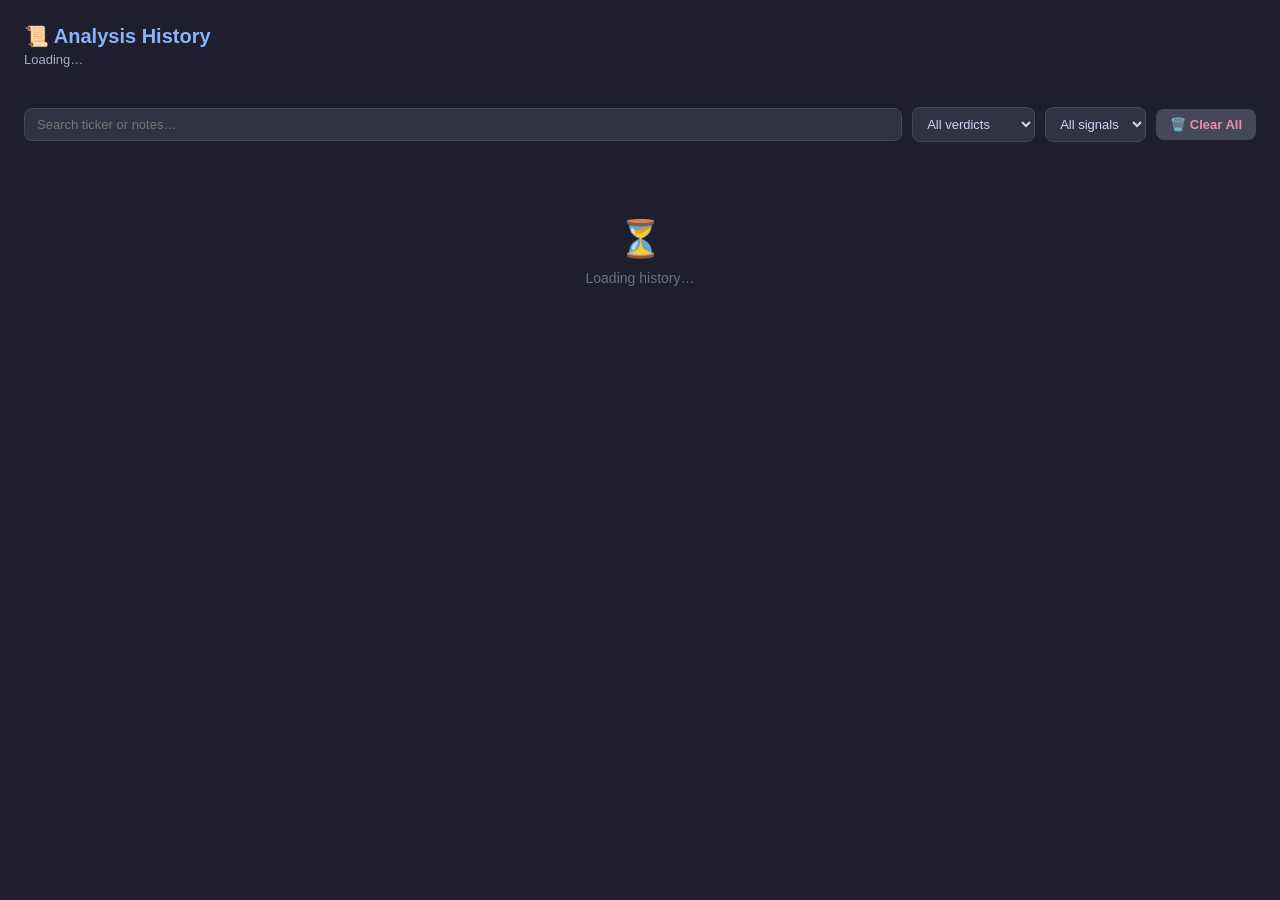
<file: extension/history.html>
<!DOCTYPE html>
<html lang="en">
<head>
  <meta charset="UTF-8">
  <title>Analysis History — AI Trade Validator</title>
  <style>
    * { box-sizing: border-box; margin: 0; padding: 0; }
    body {
      font-family: -apple-system, BlinkMacSystemFont, 'Segoe UI', Roboto, sans-serif;
      background: #1e1e2e; color: #cdd6f4;
      min-height: 100vh; padding: 24px;
    }
    h1 { font-size: 20px; color: #89b4fa; margin-bottom: 4px; }
    .sub { font-size: 13px; color: #a6adc8; margin-bottom: 20px; }
    .toolbar {
      display: flex; gap: 10px; margin-bottom: 16px;
      align-items: center; flex-wrap: wrap;
    }
    input[type="text"] {
      flex: 1; min-width: 180px;
      padding: 8px 12px; background: #313244;
      border: 1px solid #45475a; border-radius: 8px;
      color: #cdd6f4; font-size: 13px;
    }
    input[type="text"]:focus { outline: none; border-color: #89b4fa; }
    select {
      padding: 8px 10px; background: #313244;
      border: 1px solid #45475a; border-radius: 8px;
      color: #cdd6f4; font-size: 13px;
    }
    .btn {
      padding: 8px 14px; border: none; border-radius: 8px;
      font-size: 13px; font-weight: 600; cursor: pointer;
      transition: background 0.15s;
    }
    .btn-primary { background: #89b4fa; color: #1e1e2e; }
    .btn-primary:hover { background: #b4befe; }
    .btn-danger  { background: #45475a; color: #f38ba8; }
    .btn-danger:hover  { background: #f38ba8; color: #1e1e2e; }
    .empty {
      text-align: center; padding: 60px 20px;
      color: #6c7086; font-size: 14px;
    }
    .empty span { font-size: 36px; display: block; margin-bottom: 10px; }
    .grid { display: flex; flex-direction: column; gap: 10px; }
    .card {
      background: #313244; border-radius: 10px;
      padding: 14px 16px; border: 1px solid #45475a;
      display: grid;
      grid-template-columns: auto 1fr auto;
      gap: 12px; align-items: center;
      cursor: pointer; transition: border-color 0.15s;
    }
    .card:hover { border-color: #89b4fa; }
    .verdict-dot {
      width: 36px; height: 36px; border-radius: 50%;
      display: flex; align-items: center; justify-content: center;
      font-size: 18px; flex-shrink: 0;
    }
    .confirm { background: #1e3a2e; }
    .caution { background: #3a2e1e; }
    .reject  { background: #3a1e1e; }
    .card-main strong { font-size: 15px; color: #cdd6f4; }
    .card-meta {
      font-size: 11px; color: #a6adc8; margin-top: 2px;
      display: flex; gap: 8px; flex-wrap: wrap;
    }
    .signal-tag {
      background: #45475a; border-radius: 4px;
      padding: 1px 6px; font-size: 10px; font-weight: 600;
    }
    .confidence-tag { color: #89b4fa; font-weight: 600; }
    .notes-preview {
      font-size: 11px; color: #6c7086;
      white-space: nowrap; overflow: hidden;
      text-overflow: ellipsis; max-width: 340px;
      margin-top: 3px;
    }
    .card-time { font-size: 11px; color: #6c7086; text-align: right; white-space: nowrap; }
    .stats-row {
      display: flex; gap: 12px; margin-bottom: 20px; flex-wrap: wrap;
    }
    .stat {
      background: #313244; border-radius: 8px;
      padding: 10px 16px; flex: 1; min-width: 80px;
      text-align: center; border: 1px solid #45475a;
    }
    .stat-val { font-size: 22px; font-weight: 700; color: #89b4fa; }
    .stat-lbl { font-size: 10px; color: #a6adc8; text-transform: uppercase;
                letter-spacing: 0.05em; margin-top: 2px; }
    .pagination { display: flex; gap: 8px; justify-content: center;
                  margin-top: 16px; align-items: center; }
    .page-btn {
      padding: 6px 12px; background: #313244; border: 1px solid #45475a;
      border-radius: 6px; color: #cdd6f4; cursor: pointer; font-size: 12px;
    }
    .page-btn:disabled { opacity: 0.4; cursor: not-allowed; }
    .page-info { font-size: 12px; color: #a6adc8; }
  </style>
</head>
<body>
  <h1>📜 Analysis History</h1>
  <p class="sub" id="subtitle">Loading…</p>

  <div class="stats-row" id="statsRow"></div>

  <div class="toolbar">
    <input type="text" id="searchInput" placeholder="Search ticker or notes…">
    <select id="filterVerdict">
      <option value="">All verdicts</option>
      <option value="CONFIRM">✅ CONFIRM</option>
      <option value="CAUTION">⚠️ CAUTION</option>
      <option value="REJECT">❌ REJECT</option>
    </select>
    <select id="filterSignal">
      <option value="">All signals</option>
      <option value="BUY">📈 BUY</option>
      <option value="SELL">📉 SELL</option>
      <option value="HOLD">⏸️ HOLD</option>
    </select>
    <button class="btn btn-danger" onclick="clearHistory()">🗑️ Clear All</button>
  </div>

  <div id="listContainer">
    <div class="empty"><span>⏳</span>Loading history…</div>
  </div>

  <div class="pagination" id="pagination"></div>

  <script>
    const PER_PAGE = 15;
    let allHistory  = [];
    let filtered    = [];
    let currentPage = 1;

    const VERDICT_EMOJI = { CONFIRM: '✅', CAUTION: '⚠️', REJECT: '❌' };
    const SIGNAL_EMOJI  = { BUY: '📈', SELL: '📉', HOLD: '⏸️' };

    async function load() {
      const data = await chrome.storage.local.get(['analysisHistory']);
      allHistory = (data.analysisHistory || []).sort((a, b) => b.timestamp - a.timestamp);
      renderStats();
      applyFilters();
    }

    function renderStats() {
      const total    = allHistory.length;
      const confirms = allHistory.filter(h => h.verdict === 'CONFIRM').length;
      const cautions = allHistory.filter(h => h.verdict === 'CAUTION').length;
      const rejects  = allHistory.filter(h => h.verdict === 'REJECT').length;

      document.getElementById('subtitle').textContent =
        `${total} analysis${total !== 1 ? 'es' : ''} stored locally`;

      document.getElementById('statsRow').innerHTML = [
        [total,    'Total'],
        [confirms, '✅ Confirm'],
        [cautions, '⚠️ Caution'],
        [rejects,  '❌ Reject'],
      ].map(([v, l]) => `
        <div class="stat">
          <div class="stat-val">${v}</div>
          <div class="stat-lbl">${l}</div>
        </div>`).join('');
    }

    function applyFilters() {
      const search  = document.getElementById('searchInput').value.toLowerCase();
      const verdict = document.getElementById('filterVerdict').value;
      const signal  = document.getElementById('filterSignal').value;

      filtered = allHistory.filter(h => {
        if (verdict && h.verdict !== verdict) return false;
        if (signal  && h.signal  !== signal)  return false;
        if (search) {
          const haystack = `${h.ticker} ${h.description || ''}`.toLowerCase();
          if (!haystack.includes(search)) return false;
        }
        return true;
      });

      currentPage = 1;
      render();
    }

    function render() {
      const start = (currentPage - 1) * PER_PAGE;
      const page  = filtered.slice(start, start + PER_PAGE);
      const totalPages = Math.ceil(filtered.length / PER_PAGE);

      if (filtered.length === 0) {
        document.getElementById('listContainer').innerHTML =
          '<div class="empty"><span>🔍</span>No results found.</div>';
        document.getElementById('pagination').innerHTML = '';
        return;
      }

      document.getElementById('listContainer').innerHTML =
        `<div class="grid">${page.map(itemHTML).join('')}</div>`;

      // Pagination
      document.getElementById('pagination').innerHTML = `
        <button class="page-btn" onclick="changePage(${currentPage-1})"
          ${currentPage === 1 ? 'disabled' : ''}>← Prev</button>
        <span class="page-info">Page ${currentPage} / ${totalPages} (${filtered.length} results)</span>
        <button class="page-btn" onclick="changePage(${currentPage+1})"
          ${currentPage >= totalPages ? 'disabled' : ''}>Next →</button>`;
    }

    function itemHTML(h) {
      const cls   = (h.verdict || '').toLowerCase();
      const emoji = VERDICT_EMOJI[h.verdict] || '🤖';
      const sig   = SIGNAL_EMOJI[h.signal]   || h.signal;
      const conf  = h.confidence ? `${Math.round(h.confidence * 100)}%` : '—';
      const ts    = h.timestamp ? new Date(h.timestamp).toLocaleString() : '—';
      const notes = h.description ? `📝 ${h.description}` : '';
      return `
        <div class="card ${cls}" onclick="viewDetail('${h.id}')">
          <div class="verdict-dot ${cls}">${emoji}</div>
          <div class="card-main">
            <strong>${h.ticker || '—'}</strong>
            <div class="card-meta">
              <span class="signal-tag">${sig}</span>
              <span class="confidence-tag">${conf}</span>
              <span>${h.verdict || '—'}</span>
            </div>
            ${notes ? `<div class="notes-preview">${notes.substring(0, 60)}${notes.length > 60 ? '…' : ''}</div>` : ''}
          </div>
          <div class="card-time">${ts}</div>
        </div>`;
    }

    async function viewDetail(requestId) {
      const data = await chrome.storage.local.get([`analysis_${requestId}`]);
      const result = data[`analysis_${requestId}`];
      if (!result) return alert('Full result not found. It may have expired.');
      const info = [
        `Verdict: ${result.verdict}`,
        `Confidence: ${Math.round((result.confidence_score || 0) * 100)}%`,
        '',
        result.reasoning || result.full_message || 'No details available.',
      ].join('\n');
      alert(info);
    }

    async function clearHistory() {
      if (!confirm('Clear all analysis history? This cannot be undone.')) return;
      await chrome.storage.local.set({ analysisHistory: [] });
      allHistory = [];
      filtered   = [];
      renderStats();
      render();
    }

    function changePage(p) {
      const total = Math.ceil(filtered.length / PER_PAGE);
      if (p < 1 || p > total) return;
      currentPage = p;
      render();
    }

    // Wire up filters
    document.getElementById('searchInput').addEventListener('input', applyFilters);
    document.getElementById('filterVerdict').addEventListener('change', applyFilters);
    document.getElementById('filterSignal').addEventListener('change', applyFilters);

    load();
  </script>
</body>
</html>
</file>
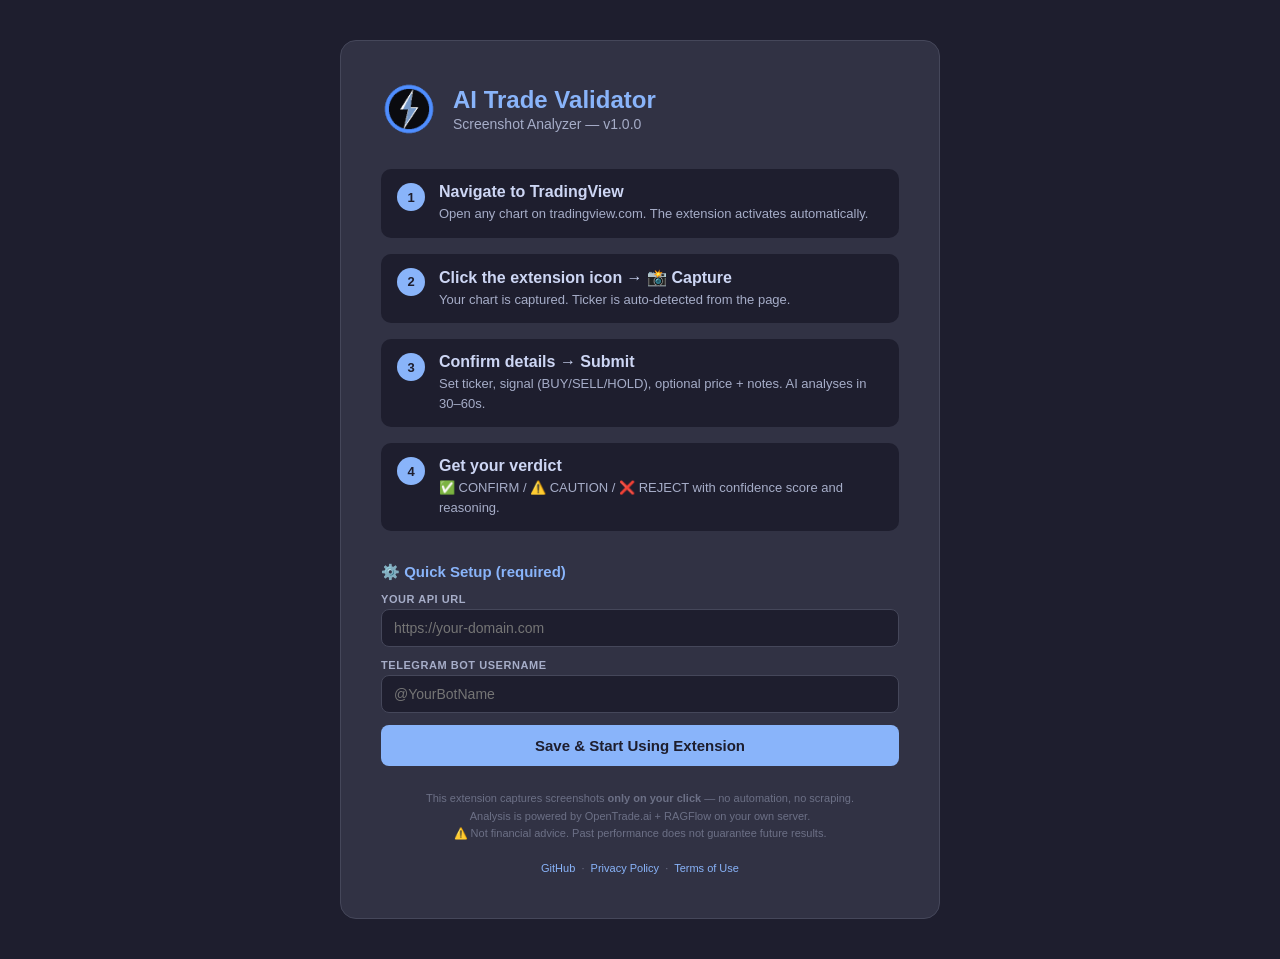
<file: extension/onboarding.html>
<!DOCTYPE html>
<html lang="en">
<head>
  <meta charset="UTF-8">
  <title>Welcome — AI Trade Validator</title>
  <style>
    * { box-sizing: border-box; margin: 0; padding: 0; }
    body {
      font-family: -apple-system, BlinkMacSystemFont, 'Segoe UI', Roboto, sans-serif;
      background: #1e1e2e;
      color: #cdd6f4;
      min-height: 100vh;
      display: flex;
      align-items: center;
      justify-content: center;
      padding: 40px 20px;
    }
    .card {
      max-width: 600px;
      width: 100%;
      background: #313244;
      border-radius: 16px;
      padding: 40px;
      border: 1px solid #45475a;
    }
    .logo-row {
      display: flex;
      align-items: center;
      gap: 16px;
      margin-bottom: 32px;
    }
    .logo-row img { width: 56px; height: 56px; border-radius: 12px; }
    h1 { font-size: 24px; color: #89b4fa; }
    h1 span { display: block; font-size: 14px; font-weight: 400; color: #a6adc8; margin-top: 2px; }
    .steps { display: flex; flex-direction: column; gap: 16px; margin-bottom: 32px; }
    .step-row {
      display: flex;
      gap: 14px;
      align-items: flex-start;
      background: #1e1e2e;
      border-radius: 10px;
      padding: 14px 16px;
    }
    .step-num {
      min-width: 28px;
      height: 28px;
      background: #89b4fa;
      color: #1e1e2e;
      border-radius: 50%;
      display: flex;
      align-items: center;
      justify-content: center;
      font-weight: 700;
      font-size: 13px;
    }
    .step-text strong { color: #cdd6f4; display: block; margin-bottom: 3px; }
    .step-text span { font-size: 13px; color: #a6adc8; line-height: 1.5; }
    .setup-section { margin-bottom: 24px; }
    .setup-section h2 { font-size: 15px; color: #89b4fa; margin-bottom: 12px; }
    label { display: block; font-size: 11px; font-weight: 600; color: #a6adc8;
            text-transform: uppercase; letter-spacing: 0.05em; margin-bottom: 4px; }
    input {
      width: 100%; padding: 10px 12px;
      background: #1e1e2e; border: 1px solid #45475a;
      border-radius: 8px; color: #cdd6f4; font-size: 14px;
      margin-bottom: 12px; transition: border-color 0.15s;
    }
    input:focus { outline: none; border-color: #89b4fa; }
    .btn {
      width: 100%; padding: 12px;
      background: #89b4fa; color: #1e1e2e;
      border: none; border-radius: 8px;
      font-size: 15px; font-weight: 700;
      cursor: pointer; transition: background 0.15s;
    }
    .btn:hover { background: #b4befe; }
    .disclaimer {
      font-size: 11px; color: #6c7086;
      text-align: center; margin-top: 20px;
      line-height: 1.6;
    }
    .disclaimer a { color: #89b4fa; text-decoration: none; }
    .saved-msg {
      display: none;
      background: #1e3a2e;
      border: 1px solid rgba(166,227,161,0.3);
      color: #a6e3a1;
      padding: 10px 14px;
      border-radius: 8px;
      font-size: 13px;
      margin-top: 12px;
      text-align: center;
    }
  </style>
</head>
<body>
  <div class="card">
    <div class="logo-row">
      <img src="icons/icon128.png" alt="Logo">
      <h1>AI Trade Validator
        <span>Screenshot Analyzer — v1.0.0</span>
      </h1>
    </div>

    <div class="steps">
      <div class="step-row">
        <div class="step-num">1</div>
        <div class="step-text">
          <strong>Navigate to TradingView</strong>
          <span>Open any chart on tradingview.com. The extension activates automatically.</span>
        </div>
      </div>
      <div class="step-row">
        <div class="step-num">2</div>
        <div class="step-text">
          <strong>Click the extension icon → 📸 Capture</strong>
          <span>Your chart is captured. Ticker is auto-detected from the page.</span>
        </div>
      </div>
      <div class="step-row">
        <div class="step-num">3</div>
        <div class="step-text">
          <strong>Confirm details → Submit</strong>
          <span>Set ticker, signal (BUY/SELL/HOLD), optional price + notes. AI analyses in 30–60s.</span>
        </div>
      </div>
      <div class="step-row">
        <div class="step-num">4</div>
        <div class="step-text">
          <strong>Get your verdict</strong>
          <span>✅ CONFIRM / ⚠️ CAUTION / ❌ REJECT with confidence score and reasoning.</span>
        </div>
      </div>
    </div>

    <div class="setup-section">
      <h2>⚙️ Quick Setup (required)</h2>
      <label for="apiUrl">Your API URL</label>
      <input type="url" id="apiUrl" placeholder="https://your-domain.com">
      <label for="botName">Telegram Bot Username</label>
      <input type="text" id="botName" placeholder="@YourBotName">
      <button class="btn" onclick="saveSettings()">Save & Start Using Extension</button>
      <div id="savedMsg" class="saved-msg">✅ Settings saved! You can close this tab.</div>
    </div>

    <div class="disclaimer">
      This extension captures screenshots <strong>only on your click</strong> — no automation, no scraping.<br>
      Analysis is powered by OpenTrade.ai + RAGFlow on your own server.<br>
      ⚠️ Not financial advice. Past performance does not guarantee future results.<br><br>
      <a href="https://github.com/laithqc-create/ai-trading-vlidator" target="_blank">GitHub</a>
      &nbsp;·&nbsp;
      <a href="#" id="privacyLink">Privacy Policy</a>
      &nbsp;·&nbsp;
      <a href="#" id="termsLink">Terms of Use</a>
    </div>
  </div>

  <script>
    // Pre-fill from storage
    chrome.storage.local.get(['apiUrl', 'botName'], (data) => {
      if (data.apiUrl)  document.getElementById('apiUrl').value  = data.apiUrl;
      if (data.botName) document.getElementById('botName').value = data.botName;
    });

    function saveSettings() {
      const apiUrl  = document.getElementById('apiUrl').value.trim().replace(/\/$/, '');
      const botName = document.getElementById('botName').value.trim();
      if (!apiUrl) { document.getElementById('apiUrl').style.borderColor = '#f38ba8'; return; }
      chrome.storage.local.set({ apiUrl, botName }, () => {
        document.getElementById('savedMsg').style.display = 'block';
      });
    }
  </script>
</body>
</html>
</file>
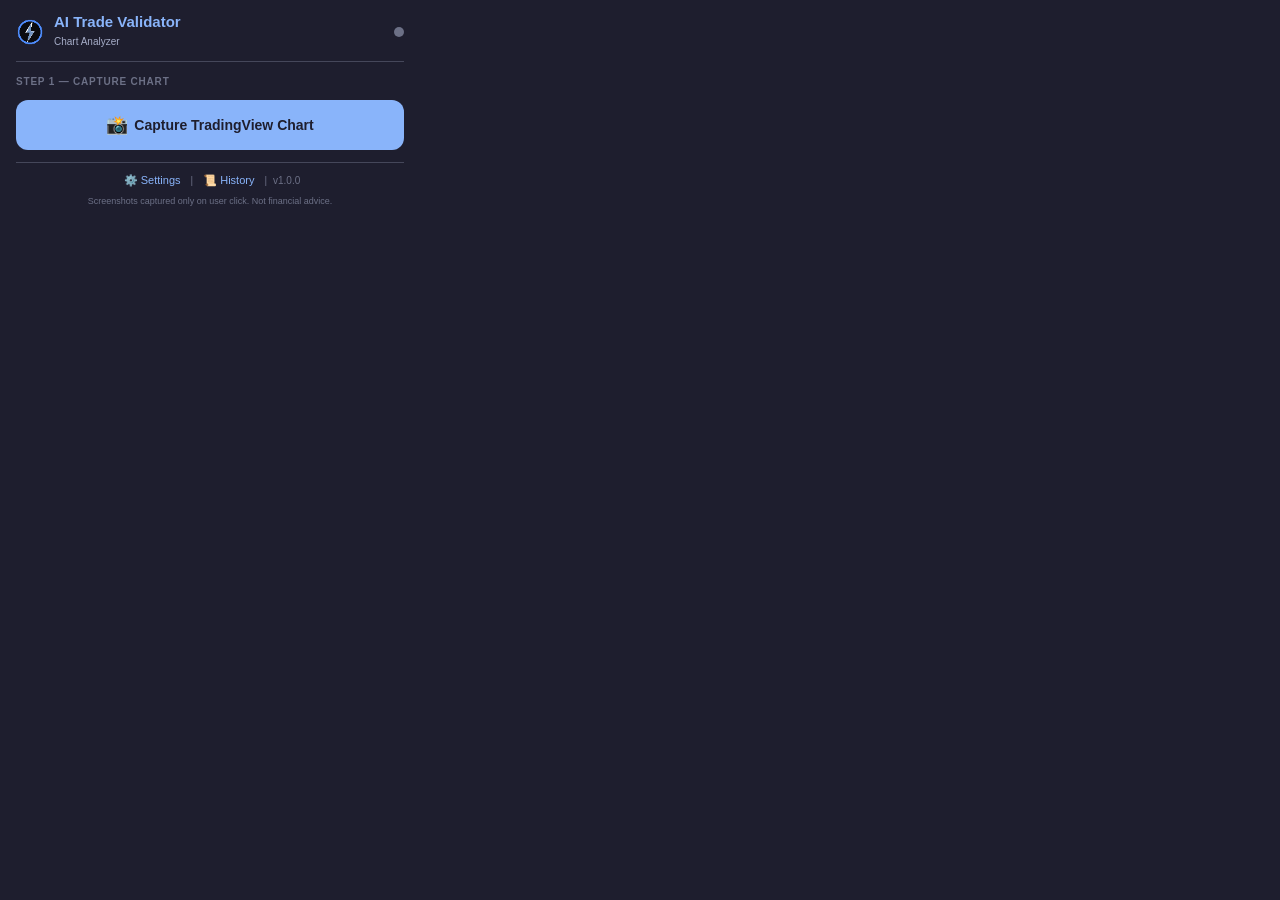
<file: extension/popup.html>
<!DOCTYPE html>
<html lang="en">
<head>
  <meta charset="UTF-8">
  <meta name="viewport" content="width=device-width, initial-scale=1.0">
  <title>AI Trade Validator</title>
  <link rel="stylesheet" href="styles.css">
</head>
<body>
<div class="container">

  <!-- ── Header ───────────────────────────────────────────────────── -->
  <div class="header">
    <div class="header-left">
      <img src="icons/icon48.png" class="logo" alt="">
      <div>
        <h1>AI Trade Validator</h1>
        <span class="header-sub">Chart Analyzer</span>
      </div>
    </div>
    <div id="statusDot" class="status-dot idle" title="Ready"></div>
  </div>

  <!-- ── Not-on-TV warning ────────────────────────────────────────── -->
  <div id="notTVWarning" class="warning-banner" style="display:none">
    ⚠️ Navigate to a <strong>TradingView</strong> chart first.
  </div>
  <div id="setupNudge" style="display:none"
       class="warning-banner warning-amber" onclick="openSettings()">
    ⚙️ API not configured — <strong>click to set up</strong>
  </div>

  <!-- ══ STEP 1 — CAPTURE ═════════════════════════════════════════ -->
  <div id="step1" class="step active">
    <div class="step-label">Step 1 — Capture Chart</div>

    <button id="captureBtn" class="primary-btn capture-btn">
      <span class="btn-icon">📸</span>
      <span class="btn-text">Capture TradingView Chart</span>
    </button>

    <div id="previewContainer" style="display:none">
      <div class="preview-wrapper">
        <img id="screenshotPreview" class="preview-img" alt="Chart">
        <div class="preview-overlay">
          <button id="recaptureBtn" class="icon-btn" title="Retake">🔄</button>
        </div>
      </div>
      <div class="preview-meta">
        <div id="autoDetected" class="detected-chip" style="display:none"></div>
        <div id="screenshotAge" class="age-chip"></div>
      </div>
    </div>

    <button id="nextToStep2Btn" class="primary-btn" style="display:none;margin-top:10px">
      Continue →
    </button>
  </div>

  <!-- ══ STEP 2 — MODE SELECT ═════════════════════════════════════ -->
  <div id="step2" class="step">
    <div class="step-label">Step 2 — What do you need?</div>

    <div class="ticker-row">
      <div class="form-group flex-1">
        <label for="tickerInput">Ticker</label>
        <input type="text" id="tickerInput" placeholder="AAPL" maxlength="12"
               autocomplete="off" spellcheck="false">
      </div>
      <div class="form-group" style="width:110px">
        <label for="signalSelect">Signal</label>
        <select id="signalSelect">
          <option value="BUY">📈 BUY</option>
          <option value="SELL">📉 SELL</option>
          <option value="HOLD">⏸️ HOLD</option>
        </select>
      </div>
    </div>

    <div class="mode-cards">
      <button class="mode-card" id="modeValidate" onclick="selectMode('validate')">
        <div class="mode-icon">🧠</div>
        <div class="mode-title">Validate My Analysis</div>
        <div class="mode-desc">You explain your view — AI checks it against live market data</div>
      </button>
      <button class="mode-card" id="modeAnalyse" onclick="selectMode('analyse')">
        <div class="mode-icon">🔍</div>
        <div class="mode-title">AI Analyse My Chart</div>
        <div class="mode-desc">Choose patterns to detect — AI scans your screenshot</div>
      </button>
    </div>

    <button id="backToStep1Btn" class="ghost-btn full-width" style="margin-top:8px">
      ← Back
    </button>
  </div>

  <!-- ══ STEP 3A — VALIDATE MY ANALYSIS ══════════════════════════ -->
  <div id="step3a" class="step">
    <div class="step-label">Validate My Analysis</div>

    <div class="analysis-preview-row">
      <img id="step3aThumb" class="thumb-img" alt="">
      <div id="step3aTicker" class="thumb-ticker"></div>
    </div>

    <div class="form-group">
      <label for="userAnalysisInput">
        Describe your trade setup
        <span class="optional">(required)</span>
      </label>
      <textarea id="userAnalysisInput" rows="5" maxlength="800"
        placeholder="E.g. 'Price swept equal highs above 175, then dropped back below — I see a liquidity sweep + BOS on the 15m. Expecting continuation down to the 4H FVG at 168. Planning a short entry on this candle close with SL above the sweep high at 176.50.'"
        spellcheck="true"></textarea>
      <div class="char-counter"><span id="analysisCharCount">0</span>/800</div>
    </div>

    <div class="optional-row">
      <div class="form-group flex-1">
        <label for="priceInput">Entry Price <span class="optional">(opt)</span></label>
        <input type="number" id="priceInput" placeholder="175.50" step="any" min="0">
      </div>
      <div class="form-group flex-1">
        <label for="slInput">Stop Loss <span class="optional">(opt)</span></label>
        <input type="number" id="slInput" placeholder="176.50" step="any" min="0">
      </div>
      <div class="form-group flex-1">
        <label for="tpInput">Take Profit <span class="optional">(opt)</span></label>
        <input type="number" id="tpInput" placeholder="168.00" step="any" min="0">
      </div>
    </div>

    <div class="disclaimer-box">
      ⚠️ AI analysis is for informational purposes only. Not financial advice.
    </div>

    <div class="btn-row">
      <button class="ghost-btn" onclick="showStep('step2')">← Back</button>
      <button id="submitValidateBtn" class="primary-btn flex-1">
        🚀 Validate My Analysis
      </button>
    </div>
  </div>

  <!-- ══ STEP 3B — AI ANALYSE: PATTERN PICKER ════════════════════ -->
  <div id="step3b" class="step">
    <div class="step-label">AI Chart Analysis — Select Patterns</div>

    <div class="analysis-preview-row">
      <img id="step3bThumb" class="thumb-img" alt="">
      <div id="step3bTicker" class="thumb-ticker"></div>
    </div>

    <!-- Category tabs -->
    <div class="cat-tabs" id="catTabs">
      <button class="cat-tab active" data-cat="smc">SMC / ICT</button>
      <button class="cat-tab" data-cat="classic">Classic TA</button>
      <button class="cat-tab" data-cat="scalper">Scalper</button>
      <button class="cat-tab" data-cat="swing">Swing</button>
    </div>

    <!-- Select all row -->
    <div class="select-all-row">
      <label class="checkbox-label select-all-label">
        <input type="checkbox" id="selectAllCat"> Select entire category
      </label>
      <label class="checkbox-label select-all-label">
        <input type="checkbox" id="selectAllAll"> Select ALL patterns
      </label>
    </div>

    <!-- SMC / ICT -->
    <div class="pattern-grid active-cat" id="cat-smc">
      <label class="checkbox-label"><input type="checkbox" value="Order Blocks"> Order Blocks</label>
      <label class="checkbox-label"><input type="checkbox" value="FVG"> Fair Value Gaps (FVG)</label>
      <label class="checkbox-label"><input type="checkbox" value="Breaker Blocks"> Breaker Blocks</label>
      <label class="checkbox-label"><input type="checkbox" value="Liquidity Sweeps"> Liquidity Sweeps</label>
      <label class="checkbox-label"><input type="checkbox" value="CHoCH"> CHoCH</label>
      <label class="checkbox-label"><input type="checkbox" value="BOS"> BOS</label>
      <label class="checkbox-label"><input type="checkbox" value="Equal Highs/Lows"> Equal Highs/Lows</label>
      <label class="checkbox-label"><input type="checkbox" value="Mitigation Blocks"> Mitigation Blocks</label>
      <label class="checkbox-label"><input type="checkbox" value="SMT Divergence"> SMT Divergence</label>
      <label class="checkbox-label"><input type="checkbox" value="Turtle Soup"> Turtle Soup</label>
      <label class="checkbox-label"><input type="checkbox" value="Silver Bullet"> Silver Bullet</label>
    </div>

    <!-- Classic TA -->
    <div class="pattern-grid" id="cat-classic">
      <label class="checkbox-label"><input type="checkbox" value="Head and Shoulders"> Head & Shoulders</label>
      <label class="checkbox-label"><input type="checkbox" value="Double Top"> Double Top</label>
      <label class="checkbox-label"><input type="checkbox" value="Double Bottom"> Double Bottom</label>
      <label class="checkbox-label"><input type="checkbox" value="Triangles"> Triangles (Sym/Asc/Desc)</label>
      <label class="checkbox-label"><input type="checkbox" value="Support/Resistance"> Support &amp; Resistance</label>
      <label class="checkbox-label"><input type="checkbox" value="Flags/Pennants"> Flags &amp; Pennants</label>
      <label class="checkbox-label"><input type="checkbox" value="Cup and Handle"> Cup &amp; Handle</label>
      <label class="checkbox-label"><input type="checkbox" value="Wedges"> Wedges (Rising/Falling)</label>
      <label class="checkbox-label"><input type="checkbox" value="Rounding Bottom"> Rounding Bottom</label>
    </div>

    <!-- Scalper -->
    <div class="pattern-grid" id="cat-scalper">
      <label class="checkbox-label"><input type="checkbox" value="Killzone Detection"> Killzone Detection</label>
      <label class="checkbox-label"><input type="checkbox" value="Silver Bullet Setup"> Silver Bullet Setup</label>
      <label class="checkbox-label"><input type="checkbox" value="Micro Liquidity Sweeps"> Micro Liquidity Sweeps</label>
      <label class="checkbox-label"><input type="checkbox" value="Micro Order Blocks"> Micro Order Blocks</label>
      <label class="checkbox-label"><input type="checkbox" value="Turtle Soup LTF"> Turtle Soup (LTF)</label>
      <label class="checkbox-label"><input type="checkbox" value="Judas Swing"> Judas Swing Trap</label>
    </div>

    <!-- Swing -->
    <div class="pattern-grid" id="cat-swing">
      <label class="checkbox-label"><input type="checkbox" value="Market Structure BOS"> Market Structure BOS</label>
      <label class="checkbox-label"><input type="checkbox" value="Market Structure CHoCH"> Market Structure CHoCH</label>
      <label class="checkbox-label"><input type="checkbox" value="Previous Day Levels"> Previous Day Levels</label>
      <label class="checkbox-label"><input type="checkbox" value="Previous Week Levels"> Previous Week Levels</label>
      <label class="checkbox-label"><input type="checkbox" value="OTE"> OTE (Optimal Trade Entry)</label>
      <label class="checkbox-label"><input type="checkbox" value="Head and Shoulders Swing"> Head &amp; Shoulders</label>
      <label class="checkbox-label"><input type="checkbox" value="Cup and Handle Swing"> Cup &amp; Handle</label>
      <label class="checkbox-label"><input type="checkbox" value="AMD"> Accumulation-Manipulation-Distribution</label>
    </div>

    <!-- Selection summary -->
    <div id="patternSummary" class="pattern-summary" style="display:none"></div>

    <div class="disclaimer-box" style="margin-top:10px">
      ⚠️ AI pattern analysis is informational only. Not financial advice.
    </div>

    <div class="btn-row" style="margin-top:10px">
      <button class="ghost-btn" onclick="showStep('step2')">← Back</button>
      <button id="submitAnalyseBtn" class="primary-btn flex-1" disabled>
        🔍 Run Pattern Analysis
      </button>
    </div>
  </div>

  <!-- ══ STEP 4 — RESULTS ═════════════════════════════════════════ -->
  <div id="step4" class="step">
    <div class="step-label" id="step4Label">Analysis Result</div>

    <!-- Loading -->
    <div id="loadingContainer">
      <div class="loading-ring"><div></div><div></div><div></div><div></div></div>
      <p class="loading-title" id="loadingTitle">AI is analysing your chart…</p>
      <p class="loading-sub">This takes 30–90 seconds</p>
      <div class="progress-bar"><div id="progressFill" class="progress-fill"></div></div>
      <p id="progressLabel" class="progress-label">Queuing analysis…</p>
    </div>

    <!-- Result -->
    <div id="resultContainer" style="display:none">

      <!-- Verdict -->
      <div id="verdictBadge" class="verdict-badge">
        <span id="verdictIcon"></span>
        <span id="verdictText"></span>
      </div>

      <!-- Confidence -->
      <div class="confidence-section">
        <div class="confidence-label">
          <span id="confidenceLabel">Market Alignment</span>
          <span id="confidenceValue" class="confidence-pct"></span>
        </div>
        <div class="confidence-track">
          <div id="confidenceFill" class="confidence-fill"></div>
        </div>
      </div>

      <!-- Mode-specific result body -->
      <div id="resultBody" class="result-body"></div>

      <!-- Pattern cards (for analyse mode) -->
      <div id="patternCards" class="pattern-cards-grid" style="display:none"></div>

      <!-- User notes echo-back -->
      <div id="userNotesResult" class="user-notes-result" style="display:none">
        <div class="user-notes-label">📝 Your analysis:</div>
        <div id="userNotesText" class="user-notes-text"></div>
      </div>

      <!-- Indicator chips -->
      <div id="indicatorRow" class="indicator-row"></div>

      <!-- Actions -->
      <div class="result-actions">
        <button id="openTelegramBtn" class="secondary-btn full-width">
          💬 Full Analysis in Telegram
        </button>
        <div class="btn-row" style="margin-top:8px">
          <button id="copyResultBtn" class="ghost-btn flex-1">📋 Copy</button>
          <button id="newAnalysisBtn" class="primary-btn flex-1">🔄 New</button>
        </div>
      </div>
    </div>

    <!-- Error -->
    <div id="errorContainer" style="display:none">
      <div class="error-icon">❌</div>
      <p id="errorMessage" class="error-msg"></p>
      <button id="retryBtn" class="primary-btn" style="margin-top:12px">🔄 Retry</button>
    </div>
  </div>

  <!-- ══ SETTINGS ══════════════════════════════════════════════════ -->
  <div id="settingsPanel" class="step">
    <div class="step-label">⚙️ Settings</div>
    <div class="form-group">
      <label>API Base URL</label>
      <input type="url" id="apiUrlInput" placeholder="https://your-domain.com">
    </div>
    <div class="form-group">
      <label>Telegram Bot Username</label>
      <input type="text" id="telegramBotInput" placeholder="@YourBotName">
    </div>
    <div class="form-group">
      <label>Your Extension ID</label>
      <input type="text" id="userIdDisplay" readonly>
      <span class="input-hint">Use <code>/link YOUR_ID</code> in Telegram to connect</span>
    </div>
    <div class="btn-row">
      <button class="ghost-btn" onclick="showStep('step1')">Cancel</button>
      <button id="saveSettingsBtn" class="primary-btn flex-1">💾 Save</button>
    </div>
  </div>

  <!-- ── Footer ────────────────────────────────────────────────── -->
  <div class="footer">
    <button id="settingsLink" class="footer-btn">⚙️ Settings</button>
    <span class="footer-sep">|</span>
    <button id="historyLink" class="footer-btn">📜 History</button>
    <span class="footer-sep">|</span>
    <span class="footer-version">v1.0.0</span>
  </div>
  <div class="legal-disclaimer">
    Screenshots captured only on user click. Not financial advice.
  </div>

</div><!-- .container -->
<script src="popup.js"></script>
</body>
</html>
</file>
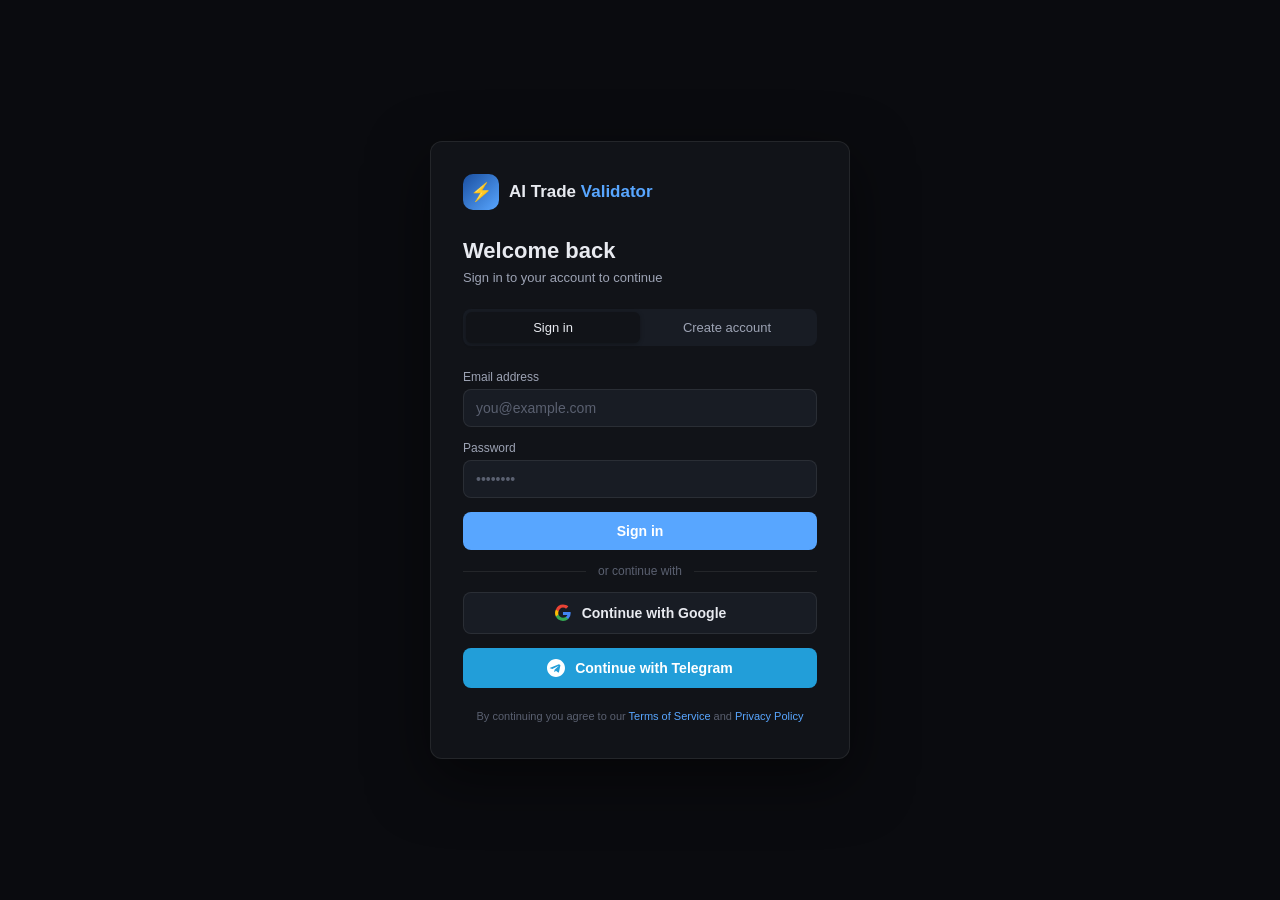
<file: miniapp/login.html>
<!DOCTYPE html>
<html lang="en">
<head>
<meta charset="UTF-8">
<meta name="viewport" content="width=device-width,initial-scale=1,maximum-scale=1">
<title>AI Trade Validator — Sign in</title>
<style>
*,*::before,*::after{box-sizing:border-box;margin:0;padding:0}
:root{
  --bg:#0a0b0f;--bg2:#111318;--bg3:#181c24;
  --border:rgba(255,255,255,.08);
  --text:#e8eaf0;--text2:#9da3b4;--text3:#5a6070;
  --accent:#58a6ff;--accent2:#1a4fa0;
  --green:#3fb950;--red:#f85149;--yellow:#d29922;
  --r:12px;--r-sm:8px;
}
body{background:var(--bg);color:var(--text);font-family:-apple-system,BlinkMacSystemFont,"Segoe UI",sans-serif;
  min-height:100vh;display:flex;align-items:center;justify-content:center;padding:16px}
.card{background:var(--bg2);border:1px solid var(--border);border-radius:var(--r);
  width:100%;max-width:420px;padding:32px;box-shadow:0 20px 60px rgba(0,0,0,.5)}
.logo{display:flex;align-items:center;gap:10px;margin-bottom:28px}
.logo-icon{width:36px;height:36px;background:linear-gradient(135deg,#1a4fa0,#58a6ff);
  border-radius:10px;display:flex;align-items:center;justify-content:center;font-size:18px}
.logo-name{font-size:17px;font-weight:700}
.logo-name span{color:var(--accent)}
h1{font-size:22px;font-weight:700;margin-bottom:6px}
.sub{font-size:13px;color:var(--text2);margin-bottom:24px}
.tabs{display:flex;background:var(--bg3);border-radius:var(--r-sm);padding:3px;margin-bottom:24px}
.tab{flex:1;text-align:center;padding:8px;border-radius:6px;font-size:13px;font-weight:500;
  cursor:pointer;color:var(--text2);transition:all .2s}
.tab.active{background:var(--bg2);color:var(--text);box-shadow:0 1px 4px rgba(0,0,0,.3)}
.form{display:flex;flex-direction:column;gap:14px}
.field{display:flex;flex-direction:column;gap:5px}
label{font-size:12px;font-weight:500;color:var(--text2)}
input{background:var(--bg3);border:1px solid var(--border);border-radius:var(--r-sm);
  padding:10px 12px;color:var(--text);font-size:14px;outline:none;transition:border-color .2s;width:100%}
input:focus{border-color:var(--accent)}
input::placeholder{color:var(--text3)}
.btn{padding:11px;border-radius:var(--r-sm);font-size:14px;font-weight:600;
  cursor:pointer;border:none;transition:all .2s;width:100%}
.btn-primary{background:var(--accent);color:#fff}
.btn-primary:hover{background:#79b8ff}
.btn-primary:disabled{opacity:.5;cursor:not-allowed}
.btn-google{background:var(--bg3);border:1px solid var(--border);color:var(--text);
  display:flex;align-items:center;justify-content:center;gap:10px}
.btn-google:hover{border-color:var(--text2)}
.btn-telegram{background:#229ED9;color:#fff;
  display:flex;align-items:center;justify-content:center;gap:10px}
.btn-telegram:hover{background:#1a8abf}
.divider{display:flex;align-items:center;gap:12px;color:var(--text3);font-size:12px}
.divider::before,.divider::after{content:"";flex:1;height:1px;background:var(--border)}
.error{background:rgba(248,81,73,.1);border:1px solid rgba(248,81,73,.3);border-radius:var(--r-sm);
  padding:10px 12px;font-size:12px;color:var(--red);display:none}
.success{background:rgba(63,185,80,.1);border:1px solid rgba(63,185,80,.3);border-radius:var(--r-sm);
  padding:10px 12px;font-size:12px;color:var(--green);display:none}
.footer{margin-top:20px;font-size:11px;color:var(--text3);text-align:center;line-height:1.6}
.footer a{color:var(--accent);text-decoration:none}
/* Billing section */
.billing-section{display:none;border-top:1px solid var(--border);padding-top:20px;margin-top:6px}
.billing-section h3{font-size:13px;font-weight:600;color:var(--text2);margin-bottom:14px;
  text-transform:uppercase;letter-spacing:.05em}
.grid-2{display:grid;grid-template-columns:1fr 1fr;gap:10px}
</style>
</head>
<body>
<div class="card">
  <div class="logo">
    <div class="logo-icon">⚡</div>
    <div class="logo-name">AI Trade <span>Validator</span></div>
  </div>

  <h1 id="page-title">Welcome back</h1>
  <p class="sub" id="page-sub">Sign in to your account to continue</p>

  <!-- Sign in / Sign up tabs -->
  <div class="tabs" id="auth-tabs">
    <div class="tab active" onclick="switchTab('login')">Sign in</div>
    <div class="tab" onclick="switchTab('register')">Create account</div>
  </div>

  <div class="error" id="error-box"></div>
  <div class="success" id="success-box"></div>

  <!-- ── Login form ── -->
  <div id="login-form" class="form">
    <div class="field">
      <label>Email address</label>
      <input type="email" id="login-email" placeholder="you@example.com" autocomplete="email">
    </div>
    <div class="field">
      <label>Password</label>
      <input type="password" id="login-password" placeholder="••••••••" autocomplete="current-password">
    </div>
    <button class="btn btn-primary" onclick="doLogin()">Sign in</button>

    <div class="divider">or continue with</div>

    <button class="btn btn-google" onclick="doGoogle()">
      <svg width="18" height="18" viewBox="0 0 18 18"><path d="M16.51 8H8.98v3h4.3c-.18 1-.74 1.48-1.6 2.04v2.01h2.6a7.8 7.8 0 002.38-5.88c0-.57-.05-.66-.15-1.18z" fill="#4285F4"/><path d="M8.98 17c2.16 0 3.97-.72 5.3-1.94l-2.6-2.04c-.72.48-1.63.76-2.7.76-2.08 0-3.84-1.4-4.47-3.28H1.88v2.09A7.99 7.99 0 008.98 17z" fill="#34A853"/><path d="M4.51 10.5A4.8 4.8 0 014.26 9c0-.52.09-1.02.25-1.5V5.41H1.88A7.99 7.99 0 001 9c0 1.29.31 2.51.88 3.59l2.63-2.09z" fill="#FBBC05"/><path d="M8.98 3.58c1.17 0 2.23.4 3.06 1.2l2.3-2.3C12.95 1.19 11.15.5 8.98.5A7.99 7.99 0 001.88 5.4L4.5 7.5c.63-1.89 2.4-3.92 4.48-3.92z" fill="#EA4335"/></svg>
      Continue with Google
    </button>

    <button class="btn btn-telegram" onclick="doTelegramLogin()">
      <svg width="18" height="18" viewBox="0 0 24 24" fill="white"><path d="M12 0C5.373 0 0 5.373 0 12s5.373 12 12 12 12-5.373 12-12S18.627 0 12 0zm5.894 8.221l-1.97 9.28c-.145.658-.537.818-1.084.508l-3-2.21-1.447 1.394c-.16.16-.295.295-.605.295l.213-3.053 5.56-5.023c.242-.213-.054-.333-.373-.12L7.088 13.42l-2.96-.924c-.643-.204-.657-.643.136-.953l11.57-4.461c.537-.194 1.006.131.834.953l.266-.814z"/></svg>
      Continue with Telegram
    </button>
  </div>

  <!-- ── Register form ── -->
  <div id="register-form" class="form" style="display:none">
    <div class="field">
      <label>Full name</label>
      <input type="text" id="reg-name" placeholder="John Smith" autocomplete="name">
    </div>
    <div class="field">
      <label>Email address</label>
      <input type="email" id="reg-email" placeholder="you@example.com" autocomplete="email">
    </div>
    <div class="field">
      <label>Password <span style="color:var(--text3)">(min 8 characters)</span></label>
      <input type="password" id="reg-password" placeholder="••••••••" autocomplete="new-password">
    </div>

    <!-- Billing section -->
    <div style="margin-top:4px">
      <label style="display:flex;align-items:center;gap:8px;cursor:pointer;font-size:12px;color:var(--text2)">
        <input type="checkbox" id="show-billing" onchange="toggleBilling(this.checked)" style="width:auto">
        Add billing details for invoices &amp; tax purposes
      </label>
    </div>

    <div class="billing-section" id="billing-section">
      <h3>Billing details</h3>
      <div class="field">
        <label>Full billing name</label>
        <input type="text" id="b-name" placeholder="John Smith">
      </div>
      <div class="field">
        <label>Company <span style="color:var(--text3)">(optional)</span></label>
        <input type="text" id="b-company" placeholder="Acme Trading Ltd">
      </div>
      <div class="field">
        <label>Address</label>
        <input type="text" id="b-address" placeholder="123 Main Street">
      </div>
      <div class="grid-2">
        <div class="field">
          <label>City</label>
          <input type="text" id="b-city" placeholder="London">
        </div>
        <div class="field">
          <label>State / Region</label>
          <input type="text" id="b-state" placeholder="England">
        </div>
      </div>
      <div class="grid-2">
        <div class="field">
          <label>ZIP / Postal code</label>
          <input type="text" id="b-zip" placeholder="EC1A 1BB">
        </div>
        <div class="field">
          <label>Country <span style="color:var(--text3)">(ISO-2)</span></label>
          <input type="text" id="b-country" placeholder="GB" maxlength="2" style="text-transform:uppercase">
        </div>
      </div>
      <div class="field" style="margin-top:4px">
        <label>VAT / Tax ID <span style="color:var(--text3)">(optional)</span></label>
        <input type="text" id="b-tax" placeholder="GB123456789">
      </div>
    </div>

    <button class="btn btn-primary" onclick="doRegister()">Create account</button>

    <div class="divider">or continue with</div>

    <button class="btn btn-google" onclick="doGoogle()">
      <svg width="18" height="18" viewBox="0 0 18 18"><path d="M16.51 8H8.98v3h4.3c-.18 1-.74 1.48-1.6 2.04v2.01h2.6a7.8 7.8 0 002.38-5.88c0-.57-.05-.66-.15-1.18z" fill="#4285F4"/><path d="M8.98 17c2.16 0 3.97-.72 5.3-1.94l-2.6-2.04c-.72.48-1.63.76-2.7.76-2.08 0-3.84-1.4-4.47-3.28H1.88v2.09A7.99 7.99 0 008.98 17z" fill="#34A853"/><path d="M4.51 10.5A4.8 4.8 0 014.26 9c0-.52.09-1.02.25-1.5V5.41H1.88A7.99 7.99 0 001 9c0 1.29.31 2.51.88 3.59l2.63-2.09z" fill="#FBBC05"/><path d="M8.98 3.58c1.17 0 2.23.4 3.06 1.2l2.3-2.3C12.95 1.19 11.15.5 8.98.5A7.99 7.99 0 001.88 5.4L4.5 7.5c.63-1.89 2.4-3.92 4.48-3.92z" fill="#EA4335"/></svg>
      Continue with Google
    </button>
  </div>

  <div class="footer">
    By continuing you agree to our <a href="#">Terms of Service</a> and <a href="#">Privacy Policy</a>
  </div>
</div>

<script>
const API = window.API_BASE || "";

function switchTab(tab) {
  document.querySelectorAll(".tab").forEach((t,i) => t.classList.toggle("active", (tab==="login"?0:1)===i));
  document.getElementById("login-form").style.display    = tab === "login"    ? "flex" : "none";
  document.getElementById("register-form").style.display = tab === "register" ? "flex" : "none";
  document.getElementById("page-title").textContent = tab === "login" ? "Welcome back" : "Create your account";
  document.getElementById("page-sub").textContent   = tab === "login"
    ? "Sign in to your account to continue"
    : "Start your free 14-day trial — no credit card needed";
  clearMessages();
}

function toggleBilling(show) {
  document.getElementById("billing-section").style.display = show ? "block" : "none";
}

function showError(msg) {
  const el = document.getElementById("error-box");
  el.textContent = msg; el.style.display = "block";
  document.getElementById("success-box").style.display = "none";
}
function showSuccess(msg) {
  const el = document.getElementById("success-box");
  el.textContent = msg; el.style.display = "block";
  document.getElementById("error-box").style.display = "none";
}
function clearMessages() {
  document.getElementById("error-box").style.display = "none";
  document.getElementById("success-box").style.display = "none";
}

function saveAndRedirect(data) {
  // Store JWT and user tokens in localStorage
  localStorage.setItem("atv_jwt",   data.access_token);
  localStorage.setItem("atv_token", data.user.tokens.api);
  localStorage.setItem("atv_user",  JSON.stringify(data.user));
  // Redirect to Mini App
  window.location.href = "/app";
}

async function doLogin() {
  const email    = document.getElementById("login-email").value.trim();
  const password = document.getElementById("login-password").value;
  if (!email || !password) { showError("Please enter your email and password."); return; }
  clearMessages();
  const btn = document.querySelector("#login-form .btn-primary");
  btn.disabled = true; btn.textContent = "Signing in…";
  try {
    const res  = await fetch(API + "/auth/login", {
      method: "POST", headers: {"Content-Type":"application/json"},
      body: JSON.stringify({ email, password }),
    });
    const data = await res.json();
    if (!res.ok) { showError(data.detail || "Invalid email or password."); return; }
    saveAndRedirect(data);
  } catch { showError("Network error. Please try again."); }
  finally { btn.disabled = false; btn.textContent = "Sign in"; }
}

async function doRegister() {
  const full_name = document.getElementById("reg-name").value.trim();
  const email     = document.getElementById("reg-email").value.trim();
  const password  = document.getElementById("reg-password").value;
  if (!email || !password) { showError("Please enter your email and password."); return; }
  if (password.length < 8) { showError("Password must be at least 8 characters."); return; }
  clearMessages();
  const btn = document.querySelector("#register-form .btn-primary");
  btn.disabled = true; btn.textContent = "Creating account…";

  // Collect billing if shown
  const billing = document.getElementById("show-billing").checked ? {
    billing_name:    document.getElementById("b-name").value.trim(),
    billing_company: document.getElementById("b-company").value.trim(),
    billing_address: document.getElementById("b-address").value.trim(),
    billing_city:    document.getElementById("b-city").value.trim(),
    billing_state:   document.getElementById("b-state").value.trim(),
    billing_zip:     document.getElementById("b-zip").value.trim(),
    billing_country: document.getElementById("b-country").value.trim().toUpperCase(),
    tax_id:          document.getElementById("b-tax").value.trim(),
  } : {};

  try {
    const res  = await fetch(API + "/auth/register", {
      method: "POST", headers: {"Content-Type":"application/json"},
      body: JSON.stringify({ email, password, full_name, ...billing }),
    });
    const data = await res.json();
    if (!res.ok) { showError(data.detail || "Registration failed. Please try again."); return; }

    // Save billing separately if provided
    if (Object.keys(billing).length && billing.billing_name) {
      await fetch(API + "/auth/billing", {
        method: "PATCH", headers: {"Content-Type":"application/json","Authorization":"Bearer "+data.access_token},
        body: JSON.stringify(billing),
      }).catch(() => {});
    }

    showSuccess("Account created! Redirecting…");
    setTimeout(() => saveAndRedirect(data), 800);
  } catch { showError("Network error. Please try again."); }
  finally { btn.disabled = false; btn.textContent = "Create account"; }
}

function doGoogle() {
  window.location.href = API + "/auth/google";
}

function doTelegramLogin() {
  // Open Telegram bot for auth — user sends /start to get their token
  const botUsername = window.TELEGRAM_BOT_USERNAME || "AITradeValidatorBot";
  window.open(`https://t.me/${botUsername}?start=auth`, "_blank");
  showSuccess("Send /start to the bot in Telegram, then copy your token to Settings.");
}

// Handle Google OAuth callback token in hash
(function() {
  const m = window.location.hash.match(/auth-token=([^&]+)/);
  if (m) {
    const token = decodeURIComponent(m[1]);
    // Fetch user profile with the JWT
    fetch(API + "/auth/me", {headers:{"Authorization":"Bearer "+token}})
      .then(r => r.json())
      .then(data => {
        if (data.ok) {
          localStorage.setItem("atv_jwt",   token);
          localStorage.setItem("atv_token", data.user.tokens.api);
          localStorage.setItem("atv_user",  JSON.stringify(data.user));
          window.location.href = "/app";
        }
      }).catch(() => {});
  }

  // Check if already logged in
  const jwt = localStorage.getItem("atv_jwt");
  if (jwt) {
    // Silently verify and redirect
    fetch(API + "/auth/me", {headers:{"Authorization":"Bearer "+jwt}})
      .then(r => r.ok ? window.location.href = "/app" : null)
      .catch(() => {});
  }
})();
</script>
</body>
</html>
</file>
<file: extension/styles.css>
/* ── Reset ─────────────────────────────────────────────────────── */
*, *::before, *::after { box-sizing: border-box; margin: 0; padding: 0; }

/* ── Root ──────────────────────────────────────────────────────── */
:root {
  --bg:          #1e1e2e;
  --bg2:         #181825;
  --surface:     #313244;
  --surface2:    #45475a;
  --border:      #45475a;
  --text:        #cdd6f4;
  --text-muted:  #a6adc8;
  --text-dim:    #6c7086;
  --blue:        #89b4fa;
  --blue-light:  #b4befe;
  --green:       #a6e3a1;
  --yellow:      #f9e2af;
  --red:         #f38ba8;
  --confirm-bg:  #1e3a2e;
  --caution-bg:  #3a2e1e;
  --reject-bg:   #3a1e1e;
  --radius:      8px;
  --radius-lg:   12px;
  --t:           0.18s ease;
}

body {
  width: 420px;
  min-height: 500px;
  max-height: 640px;
  overflow-y: auto;
  font-family: -apple-system, BlinkMacSystemFont, 'Segoe UI', Roboto, sans-serif;
  font-size: 13px;
  background: var(--bg);
  color: var(--text);
  line-height: 1.5;
}

::-webkit-scrollbar { width: 4px; }
::-webkit-scrollbar-track { background: var(--bg2); }
::-webkit-scrollbar-thumb { background: var(--surface2); border-radius: 4px; }

/* ── Container ──────────────────────────────────────────────────── */
.container { padding: 14px 16px; }

/* ── Header ─────────────────────────────────────────────────────── */
.header {
  display: flex; align-items: center;
  justify-content: space-between;
  margin-bottom: 12px;
  padding-bottom: 11px;
  border-bottom: 1px solid var(--border);
}
.header-left { display: flex; align-items: center; gap: 10px; }
.logo { width: 28px; height: 28px; border-radius: 6px; }
h1   { font-size: 15px; font-weight: 700; color: var(--blue); line-height: 1.1; }
.header-sub { font-size: 10px; color: var(--text-muted); }

/* Status dot */
.status-dot { width: 10px; height: 10px; border-radius: 50%; transition: background var(--t); }
.status-dot.idle    { background: var(--text-dim); }
.status-dot.loading { background: var(--yellow); animation: pulse 1.2s infinite; }
.status-dot.ready   { background: var(--blue); }
.status-dot.done    { background: var(--green); }
@keyframes pulse { 0%,100%{opacity:1} 50%{opacity:.35} }

/* ── Warning banners ─────────────────────────────────────────────── */
.warning-banner {
  border-radius: var(--radius); padding: 7px 11px;
  font-size: 12px; margin-bottom: 10px;
  background: #3a1e2e; border: 1px solid var(--red); color: var(--red);
}
.warning-amber {
  background: var(--caution-bg); border-color: var(--yellow);
  color: var(--yellow); cursor: pointer;
}

/* ── Steps ───────────────────────────────────────────────────────── */
.step { display: none; }
.step.active { display: block; }
.step-label {
  font-size: 10px; font-weight: 700; color: var(--text-dim);
  text-transform: uppercase; letter-spacing: .08em; margin-bottom: 11px;
}

/* ── Buttons ─────────────────────────────────────────────────────── */
.primary-btn, .secondary-btn, .ghost-btn {
  padding: 10px 14px; border: none; border-radius: var(--radius);
  font-size: 13px; font-weight: 600; cursor: pointer;
  transition: all var(--t);
  display: inline-flex; align-items: center; justify-content: center; gap: 6px;
}
.primary-btn  { background: var(--blue); color: var(--bg); width: 100%; }
.primary-btn:hover:not(:disabled) { background: var(--blue-light); transform: translateY(-1px); }
.primary-btn:disabled { opacity: .45; cursor: not-allowed; }
.secondary-btn { background: var(--surface); color: var(--text); border: 1px solid var(--border); width: 100%; }
.secondary-btn:hover { background: var(--surface2); }
.ghost-btn { background: transparent; color: var(--text-muted); border: 1px solid var(--border); }
.ghost-btn:hover { background: var(--surface); color: var(--text); }
.full-width { width: 100%; }
.flex-1 { flex: 1; }
.btn-row { display: flex; gap: 8px; }
.icon-btn {
  background: rgba(0,0,0,.6); border: none; border-radius: 6px;
  padding: 4px 8px; cursor: pointer; font-size: 14px;
}
.icon-btn:hover { background: rgba(0,0,0,.85); }
.capture-btn { width: 100%; padding: 14px; font-size: 14px; border-radius: var(--radius-lg); }
.btn-icon { font-size: 18px; }

/* ── Preview ─────────────────────────────────────────────────────── */
.preview-wrapper { position: relative; margin: 11px 0 6px; }
.preview-img {
  width: 100%; border-radius: var(--radius);
  border: 1px solid var(--border); display: block;
  max-height: 160px; object-fit: cover;
}
.preview-overlay { position: absolute; top: 6px; right: 6px; }
.preview-meta { display: flex; gap: 8px; align-items: center; flex-wrap: wrap; }
.detected-chip {
  background: var(--surface); border: 1px solid var(--blue);
  color: var(--blue); border-radius: 20px;
  padding: 3px 10px; font-size: 11px; font-weight: 700;
}
.age-chip { font-size: 10px; color: var(--text-dim); }

/* ── Ticker row ──────────────────────────────────────────────────── */
.ticker-row { display: flex; gap: 8px; margin-bottom: 12px; }

/* ── Mode cards ──────────────────────────────────────────────────── */
.mode-cards { display: flex; gap: 10px; margin-bottom: 4px; }
.mode-card {
  flex: 1; background: var(--surface); border: 2px solid var(--border);
  border-radius: var(--radius-lg); padding: 14px 12px;
  cursor: pointer; text-align: left; transition: all var(--t);
  display: flex; flex-direction: column; gap: 5px;
}
.mode-card:hover { border-color: var(--blue); background: #2a2a40; }
.mode-card.selected { border-color: var(--blue); background: #222240; }
.mode-icon { font-size: 22px; }
.mode-title { font-size: 13px; font-weight: 700; color: var(--text); }
.mode-desc  { font-size: 11px; color: var(--text-muted); line-height: 1.4; }

/* ── Analysis thumb ──────────────────────────────────────────────── */
.analysis-preview-row {
  display: flex; align-items: center; gap: 10px; margin-bottom: 12px;
}
.thumb-img {
  width: 80px; height: 50px; object-fit: cover;
  border-radius: 6px; border: 1px solid var(--border); flex-shrink: 0;
}
.thumb-ticker { font-size: 13px; font-weight: 700; color: var(--blue); }

/* ── Form ────────────────────────────────────────────────────────── */
.form-group { margin-bottom: 10px; }
label {
  display: block; font-size: 11px; font-weight: 600;
  color: var(--text-muted); margin-bottom: 3px;
  text-transform: uppercase; letter-spacing: .04em;
}
.optional { text-transform: none; font-weight: 400; opacity: .65; }
input, select, textarea {
  width: 100%; padding: 8px 10px;
  background: var(--surface); border: 1px solid var(--border);
  border-radius: var(--radius); color: var(--text); font-size: 13px;
  font-family: inherit; transition: border-color var(--t);
}
input:focus, select:focus, textarea:focus {
  outline: none; border-color: var(--blue);
  box-shadow: 0 0 0 2px rgba(137,180,250,.15);
}
input.input-error { border-color: var(--red); }
.input-hint { font-size: 10px; color: var(--text-muted); margin-top: 3px; display: block; }
.input-hint code { background: var(--surface); padding: 1px 4px; border-radius: 3px; }
textarea {
  resize: vertical; min-height: 90px; max-height: 160px; line-height: 1.55;
}
textarea::placeholder { color: var(--text-dim); font-size: 12px; }
.char-counter { text-align: right; font-size: 10px; color: var(--text-dim); margin-top: 2px; }

/* Optional row */
.optional-row { display: flex; gap: 8px; }
.optional-row .form-group { flex: 1; }

.disclaimer-box {
  background: rgba(243,139,168,.07);
  border: 1px solid rgba(243,139,168,.22);
  border-radius: var(--radius); padding: 7px 10px;
  font-size: 10px; color: var(--red); margin: 10px 0; line-height: 1.5;
}

/* ── Category tabs ───────────────────────────────────────────────── */
.cat-tabs {
  display: flex; gap: 4px; margin-bottom: 8px; flex-wrap: wrap;
}
.cat-tab {
  padding: 5px 10px; border: 1px solid var(--border);
  border-radius: 20px; background: var(--surface);
  color: var(--text-muted); font-size: 11px; font-weight: 600;
  cursor: pointer; transition: all var(--t);
}
.cat-tab.active { background: var(--blue); color: var(--bg); border-color: var(--blue); }
.cat-tab:hover:not(.active) { border-color: var(--blue); color: var(--blue); }

/* Select-all row */
.select-all-row {
  display: flex; gap: 14px; margin-bottom: 8px;
  padding: 6px 8px; background: var(--surface);
  border-radius: var(--radius); align-items: center;
}
.select-all-label { font-size: 11px; font-weight: 600; text-transform: none; letter-spacing: 0; }

/* ── Pattern grid ────────────────────────────────────────────────── */
.pattern-grid { display: none; flex-direction: column; gap: 4px; }
.pattern-grid.active-cat { display: flex; }

.checkbox-label {
  display: flex; align-items: center; gap: 8px;
  padding: 5px 8px; border-radius: 6px;
  font-size: 12px; color: var(--text-muted);
  cursor: pointer; transition: background var(--t);
  -webkit-user-select: none; user-select: none;
}
.checkbox-label:hover { background: var(--surface); color: var(--text); }
.checkbox-label input[type=checkbox] {
  width: 14px; height: 14px; min-width: 14px;
  accent-color: var(--blue); cursor: pointer;
  margin: 0; padding: 0;
}
.checkbox-label input[type=checkbox]:checked + * { color: var(--text); font-weight: 600; }

/* Pattern summary */
.pattern-summary {
  background: var(--surface); border: 1px solid var(--blue);
  border-radius: var(--radius); padding: 6px 10px;
  font-size: 11px; color: var(--blue); margin-top: 8px;
}

/* ── Loading ─────────────────────────────────────────────────────── */
#loadingContainer {
  display: flex; flex-direction: column; align-items: center;
  padding: 18px 0 6px; gap: 6px;
}
.loading-ring {
  display: inline-block; width: 44px; height: 44px; position: relative;
}
.loading-ring div {
  box-sizing: border-box; display: block; position: absolute;
  width: 36px; height: 36px; margin: 4px;
  border: 3px solid var(--blue); border-radius: 50%;
  animation: spin 1.2s cubic-bezier(.5,0,.5,1) infinite;
  border-color: var(--blue) transparent transparent transparent;
}
.loading-ring div:nth-child(1){animation-delay:-.45s}
.loading-ring div:nth-child(2){animation-delay:-.30s}
.loading-ring div:nth-child(3){animation-delay:-.15s}
@keyframes spin{0%{transform:rotate(0)}100%{transform:rotate(360deg)}}

.loading-title { font-size: 14px; font-weight: 600; color: var(--text); text-align: center; }
.loading-sub   { font-size: 11px; color: var(--text-muted); text-align: center; }
.progress-bar  {
  width: 100%; height: 4px; background: var(--surface);
  border-radius: 4px; margin-top: 8px; overflow: hidden;
}
.progress-fill {
  height: 100%; width: 0%; background: var(--blue);
  border-radius: 4px; transition: width .3s ease;
}
.progress-label { font-size: 10px; color: var(--text-dim); min-height: 14px; text-align: center; }

/* ── Result ──────────────────────────────────────────────────────── */
.verdict-badge {
  display: flex; align-items: center; justify-content: center;
  gap: 10px; font-size: 20px; font-weight: 800;
  padding: 13px; border-radius: var(--radius-lg); margin-bottom: 12px;
  letter-spacing: .05em;
}
.verdict-badge.confirm { background: var(--confirm-bg); color: var(--green); border: 1px solid rgba(166,227,161,.3); }
.verdict-badge.caution { background: var(--caution-bg); color: var(--yellow); border: 1px solid rgba(249,226,175,.3); }
.verdict-badge.reject  { background: var(--reject-bg);  color: var(--red);    border: 1px solid rgba(243,139,168,.3); }

.confidence-section { margin-bottom: 11px; }
.confidence-label {
  display: flex; justify-content: space-between;
  font-size: 11px; color: var(--text-muted); margin-bottom: 5px;
  text-transform: uppercase; letter-spacing: .04em; font-weight: 600;
}
.confidence-pct { font-weight: 800; color: var(--text); }
.confidence-track { height: 8px; background: var(--surface); border-radius: 8px; overflow: hidden; }
.confidence-fill {
  height: 100%; width: 0%; border-radius: 8px;
  transition: width .6s cubic-bezier(.4,0,.2,1), background .3s;
}

.result-body {
  background: var(--surface); border-radius: var(--radius);
  padding: 10px 12px; font-size: 12px; color: var(--text);
  line-height: 1.65; margin-bottom: 10px;
  white-space: pre-wrap; word-break: break-word;
  max-height: 120px; overflow-y: auto;
}

/* ── Pattern cards ───────────────────────────────────────────────── */
.pattern-cards-grid {
  display: grid; grid-template-columns: 1fr 1fr;
  gap: 7px; margin-bottom: 10px;
}
.pattern-card {
  border-radius: var(--radius); padding: 9px 10px;
  border: 1px solid var(--border); font-size: 11px;
}
.pattern-card.found {
  background: #1e2e1e; border-color: rgba(166,227,161,.35);
}
.pattern-card.not-found {
  background: var(--surface); opacity: .65;
}
.pc-header { display: flex; align-items: center; gap: 6px; margin-bottom: 4px; }
.pc-icon   { font-size: 13px; }
.pc-name   { font-weight: 700; color: var(--text); font-size: 11px; }
.pc-zone   { color: var(--blue); font-size: 10px; margin-bottom: 2px; }
.pc-note   { color: var(--text-muted); font-size: 10px; line-height: 1.4; }
.not-found-note { font-style: italic; }
.pc-draw   {
  color: var(--yellow); font-size: 10px; margin-top: 4px;
  background: rgba(249,226,175,.08); border-radius: 4px; padding: 3px 5px;
}

/* ── User notes echo-back ────────────────────────────────────────── */
.user-notes-result {
  background: var(--surface); border: 1px solid var(--border);
  border-left: 3px solid var(--blue); border-radius: var(--radius);
  padding: 8px 11px; margin-bottom: 10px;
}
.user-notes-label { font-size: 10px; font-weight: 700; color: var(--blue);
  text-transform: uppercase; letter-spacing: .06em; margin-bottom: 4px; }
.user-notes-text  { font-size: 12px; color: var(--text-muted);
  line-height: 1.5; word-break: break-word; white-space: pre-wrap; }

/* ── Indicator chips ─────────────────────────────────────────────── */
.indicator-row { display: flex; gap: 6px; flex-wrap: wrap; margin-bottom: 10px; }
.indicator-chip {
  background: var(--surface); border: 1px solid var(--border);
  border-radius: 20px; padding: 3px 9px;
  display: flex; gap: 5px; font-size: 11px;
}
.chip-label { color: var(--text-muted); }
.chip-value { color: var(--text); font-weight: 600; }

.result-actions { display: flex; flex-direction: column; gap: 0; }

/* ── Error ───────────────────────────────────────────────────────── */
#errorContainer { text-align: center; padding: 18px 0; }
.error-icon { font-size: 34px; margin-bottom: 8px; }
.error-msg  { color: var(--red); font-size: 13px; line-height: 1.5; }

/* ── Footer ──────────────────────────────────────────────────────── */
.footer {
  display: flex; align-items: center; justify-content: center;
  gap: 6px; margin-top: 12px; padding-top: 9px;
  border-top: 1px solid var(--border);
}
.footer-btn {
  background: none; border: none; color: var(--blue);
  font-size: 11px; cursor: pointer; padding: 2px 4px;
  text-decoration: none; transition: color var(--t);
}
.footer-btn:hover { color: var(--blue-light); }
.footer-sep     { color: var(--text-dim); font-size: 10px; }
.footer-version { color: var(--text-dim); font-size: 10px; }

.legal-disclaimer {
  font-size: 9px; color: var(--text-dim);
  text-align: center; padding: 6px 0 2px; line-height: 1.5;
}

/* ── Toast ───────────────────────────────────────────────────────── */
.toast {
  position: fixed; bottom: 14px; left: 50%;
  transform: translateX(-50%) translateY(40px);
  background: var(--surface2); color: var(--text);
  padding: 6px 16px; border-radius: 20px;
  font-size: 12px; font-weight: 600;
  opacity: 0; transition: all .2s ease;
  pointer-events: none; white-space: nowrap; z-index: 9999;
}
.toast.show { opacity: 1; transform: translateX(-50%) translateY(0); }
</file>
